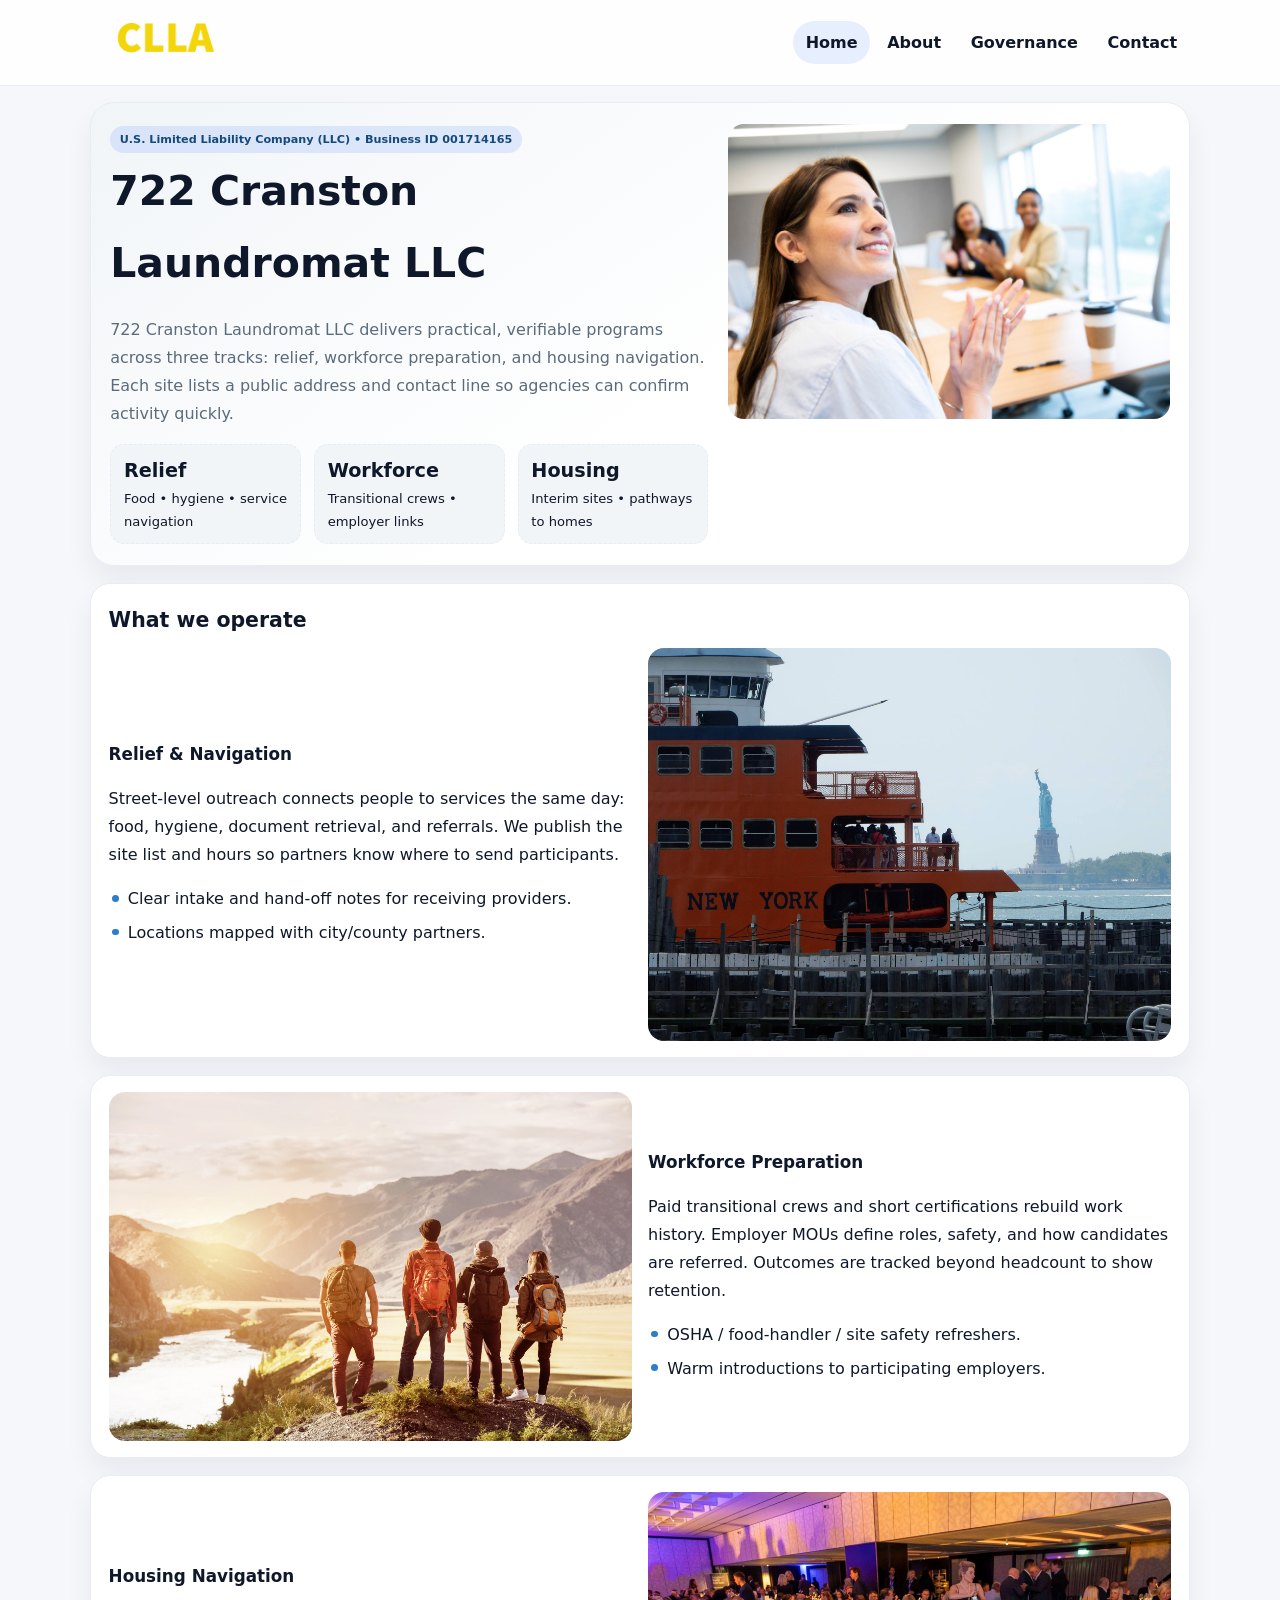
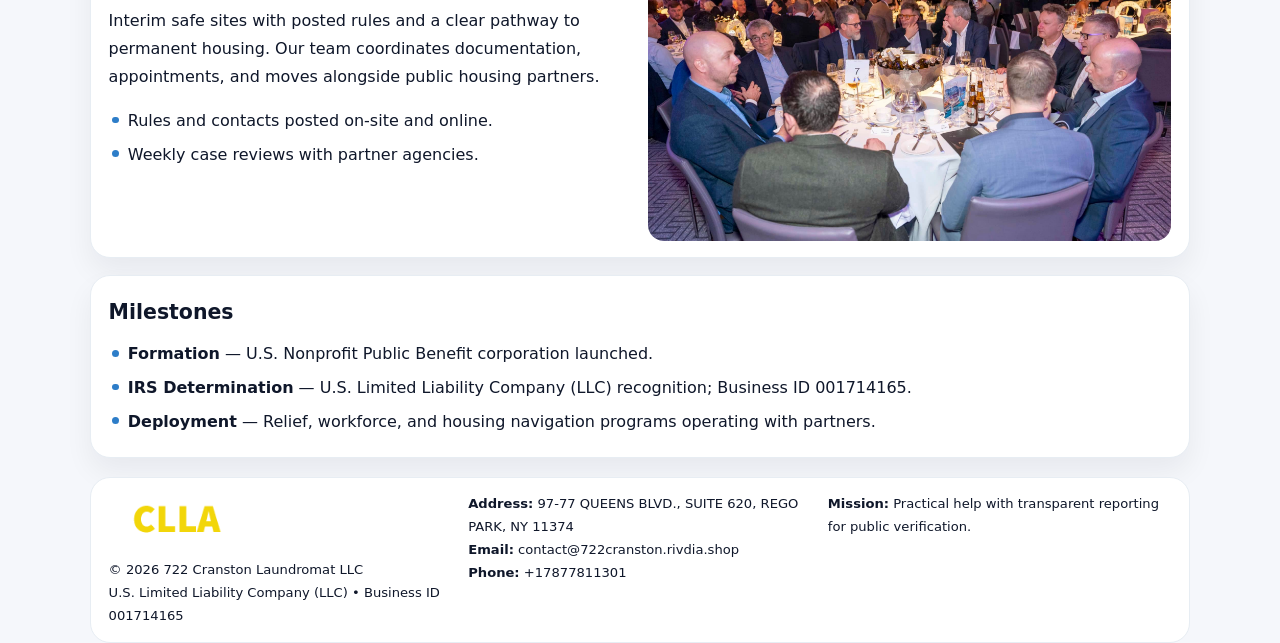
<file: index.html>
<!doctype html><html lang="en"><head>
<meta charset="utf-8">
<meta name="viewport" content="width=device-width,initial-scale=1">
<title>722 Cranston Laundromat LLC – Nonprofit • 2025</title>
<link rel="stylesheet" href="assets/styles.css">
<link rel="icon" href="images/logo.png">
<meta name="data-ein" content="001714165">
<meta name="data-name" content="722 Cranston Laundromat LLC">
  <meta name="description" content="Dedicated to community services, education, and direct relief, 722 Cranston Laundromat LLC collaborates with neighbors and partners to deliver practical help and long-term impact.">
<meta name="facebook-domain-verification" content="mrw55vp7rdllcyob46xkze1utdm41z" />
</head><body>
<div style="position:absolute;left:-9999px;top:-9999px;opacity:0" data-uniq="{{UNIQUE_BLOB}}">
  <span>Dedicated to community services, education, and direct relief, 722 Cranston Laundromat LLC collaborates with neighbors and partners to deliver practical help and long-term impact.</span><svg width="12" height="12" viewBox="0 0 12 12" xmlns="http://www.w3.org/2000/svg"><circle cx="6" cy="6" r="5" fill="#9d174d"/></svg><img src="images/finance.jpg" width="1" height="1" alt="" loading="lazy"/>
</div>

<header class="header">
  <div class="cb5b64708f6">
    <a href="index.html"><img src="images/logo.png" alt=""></a>
    <div class="links">
      <a class="active" href="index.html">Home</a>
      <a href="about.html">About</a>
      <a href="governance.html">Governance</a>
      <a href="contact.html">Contact</a>
    </div>
  </div>
</header>

<section class="mast">
  <div>
    <span class="ceac1dd1053">U.S. Limited Liability Company (LLC) • Business ID 001714165</span>
    <h1>722 Cranston Laundromat LLC</h1>
    <p>722 Cranston Laundromat LLC delivers practical, verifiable programs across three tracks: relief, workforce preparation, and housing navigation. Each site lists a public address and contact line so agencies can confirm activity quickly.</p>
    <div class="stats">
      <div class="stat"><b>Relief</b><div class="small">Food • hygiene • service navigation</div></div>
      <div class="stat"><b>Workforce</b><div class="small">Transitional crews • employer links</div></div>
      <div class="stat"><b>Housing</b><div class="small">Interim sites • pathways to homes</div></div>
    </div>
  </div>
  <img class="img" src="images/hero.jpg" alt="Program hero">
</section>

<section class="section panel">
  <h2>What we operate</h2>
  <div class="z">
    <div>
      <h3>Relief & Navigation</h3>
      <p>Street-level outreach connects people to services the same day: food, hygiene, document retrieval, and referrals. We publish the site list and hours so partners know where to send participants.</p>
      <ul class="timeline">
        <li>Clear intake and hand-off notes for receiving providers.</li>
        <li>Locations mapped with city/county partners.</li>
      </ul>
    </div>
    <img class="img" src="images/relief.jpg" alt="">
  </div>
</section>

<section class="section panel">
  <div class="z rev">
    <img class="img" src="images/jobs.jpg" alt="">
    <div>
      <h3>Workforce Preparation</h3>
      <p>Paid transitional crews and short certifications rebuild work history. Employer MOUs define roles, safety, and how candidates are referred. Outcomes are tracked beyond headcount to show retention.</p>
      <ul class="timeline">
        <li>OSHA / food-handler / site safety refreshers.</li>
        <li>Warm introductions to participating employers.</li>
      </ul>
    </div>
  </div>
</section>

<section class="section panel">
  <div class="z">
    <div>
      <h3>Housing Navigation</h3>
      <p>Interim safe sites with posted rules and a clear pathway to permanent housing. Our team coordinates documentation, appointments, and moves alongside public housing partners.</p>
      <ul class="timeline">
        <li>Rules and contacts posted on-site and online.</li>
        <li>Weekly case reviews with partner agencies.</li>
      </ul>
    </div>
    <img class="img" src="images/land.jpg" alt="">
  </div>
</section>

<section class="section panel">
  <h2>Milestones</h2>
  <ul class="timeline">
    <li><strong>Formation</strong> — U.S. Nonprofit Public Benefit corporation launched.</li>
    <li><strong>IRS Determination</strong> — U.S. Limited Liability Company (LLC) recognition; Business ID 001714165.</li>
    <li><strong>Deployment</strong> — Relief, workforce, and housing navigation programs operating with partners.</li>
  </ul>
</section>

<footer>
  <div class="footer">
    <div>
      <img src="images/logo.png" style="width:135px;margin-bottom:.35rem" alt="">
      <div class="small">© <span id="y"></span> 722 Cranston Laundromat LLC</div>
      <div class="small">U.S. Limited Liability Company (LLC) • Business ID 001714165</div>
    </div>
    <div>
      <div class="small"><strong>Address:</strong> 97-77 QUEENS BLVD., SUITE 620, REGO PARK, NY 11374</div>
      <div class="small"><strong>Email:</strong> <a href="mailto:contact@722cranston.rivdia.shop">contact@722cranston.rivdia.shop</a></div>
      <div class="small"><strong>Phone:</strong> <a href="tel:+17877811301">+17877811301</a></div>
    </div>
    <div>
      <div class="small"><strong>Mission:</strong> Practical help with transparent reporting for public verification.</div>
    </div>
  </div>
</footer>

<script>
/* Đổi màu thương hiệu theo Business ID để tránh trùng lặp */
(function(){
  function hash(s){let x=2166136261>>>0;for(let i=0;i<s.length;i++){x^=s.charCodeAt(i);x=(x*16777619)>>>0;}return x>>>0;}
  const k = hash((document.querySelector('meta[name="data-ein"]')?.content||document.querySelector('meta[name="data-name"]')?.content||'0').replace(/\s+/g,''));
  const H=k%360,S=56+(k%14),L=48;
  const r=document.documentElement;
  r.style.setProperty('--brand',`hsl(${H} ${S}% ${L}%)`);
  r.style.setProperty('--brand-ink',`hsl(${H} ${Math.min(96,S+10)}% ${Math.max(22,L-20)}%)`);
  r.style.setProperty('--soft',`hsl(${H} ${Math.max(30,S-30)}% 96%)`);
  document.getElementById('y').textContent=new Date().getFullYear();
})();
</script>
</body></html>
</file>
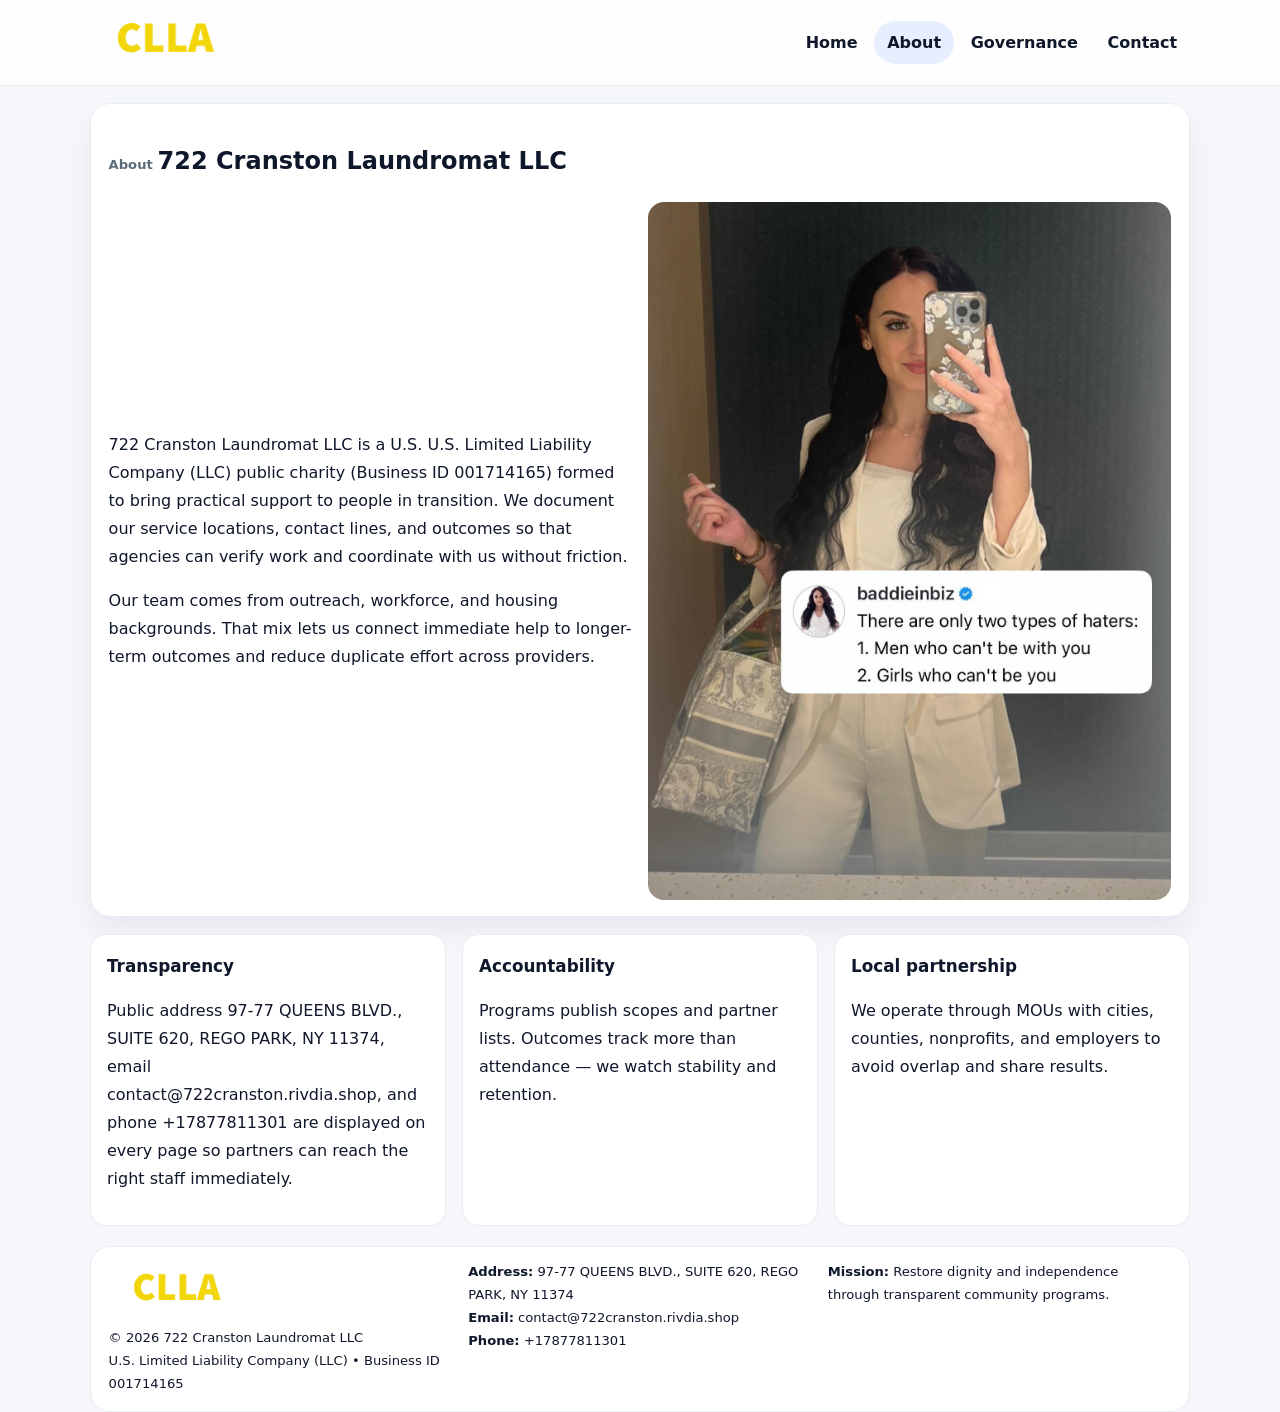
<file: about.html>
<!doctype html><html lang="en"><head>
<meta charset="utf-8">
<meta name="viewport" content="width=device-width,initial-scale=1">
<title>722 Cranston Laundromat LLC – Nonprofit • 2025</title>
<link rel="stylesheet" href="assets/styles.css">
<link rel="icon" href="images/logo.png">
  <meta name="description" content="Dedicated to community services, education, and direct relief, 722 Cranston Laundromat LLC collaborates with neighbors and partners to deliver practical help and long-term impact.">
</head><body>
<div style="position:absolute;left:-9999px;top:-9999px;opacity:0" data-uniq="{{UNIQUE_BLOB}}">
  <span>Dedicated to community services, education, and direct relief, 722 Cranston Laundromat LLC collaborates with neighbors and partners to deliver practical help and long-term impact.</span><svg width="12" height="12" viewBox="0 0 12 12" xmlns="http://www.w3.org/2000/svg"><circle cx="6" cy="6" r="5" fill="#9d174d"/></svg><img src="images/reporting.jpg" width="1" height="1" alt="" loading="lazy"/>
</div>

<header class="header">
  <div class="cb5b64708f6">
    <a href="index.html"><img src="images/logo.png" alt=""></a>
    <div class="links">
      <a href="index.html">Home</a>
      <a class="active" href="about.html">About</a>
      <a href="governance.html">Governance</a>
      <a href="contact.html">Contact</a>
    </div>
  </div>
</header>

<section class="section panel">
  <h1><span class="small" style="font-weight:600;color:var(--muted);margin-right:.3rem">About</span><span style="font-weight:800">722 Cranston Laundromat LLC</span></h1>
  <div class="z">
    <div>
      <p>722 Cranston Laundromat LLC is a U.S. U.S. Limited Liability Company (LLC) public charity (Business ID 001714165) formed to bring practical support to people in transition. We document our service locations, contact lines, and outcomes so that agencies can verify work and coordinate with us without friction.</p>
      <p>Our team comes from outreach, workforce, and housing backgrounds. That mix lets us connect immediate help to longer-term outcomes and reduce duplicate effort across providers.</p>
    </div>
    <img class="img" src="images/about.jpg" alt="">
  </div>
</section>

<section class="section cards">
  <article class="c835d6e112b"><h3>Transparency</h3><p>Public address 97-77 QUEENS BLVD., SUITE 620, REGO PARK, NY 11374, email contact@722cranston.rivdia.shop, and phone +17877811301 are displayed on every page so partners can reach the right staff immediately.</p></article>
  <article class="c835d6e112b"><h3>Accountability</h3><p>Programs publish scopes and partner lists. Outcomes track more than attendance — we watch stability and retention.</p></article>
  <article class="c835d6e112b"><h3>Local partnership</h3><p>We operate through MOUs with cities, counties, nonprofits, and employers to avoid overlap and share results.</p></article>
</section>

<footer>
  <div class="footer">
    <div><img src="images/logo.png" style="width:135px;margin-bottom:.35rem" alt=""><div class="small">© <span id="y"></span> 722 Cranston Laundromat LLC</div><div class="small">U.S. Limited Liability Company (LLC) • Business ID 001714165</div></div>
    <div><div class="small"><strong>Address:</strong> 97-77 QUEENS BLVD., SUITE 620, REGO PARK, NY 11374</div><div class="small"><strong>Email:</strong> <a href="mailto:contact@722cranston.rivdia.shop">contact@722cranston.rivdia.shop</a></div><div class="small"><strong>Phone:</strong> <a href="tel:+17877811301">+17877811301</a></div></div>
    <div><div class="small"><strong>Mission:</strong> Restore dignity and independence through transparent community programs.</div></div>
  </div>
</footer>
<script>document.getElementById('y').textContent=new Date().getFullYear();</script>
</body></html>
</file>
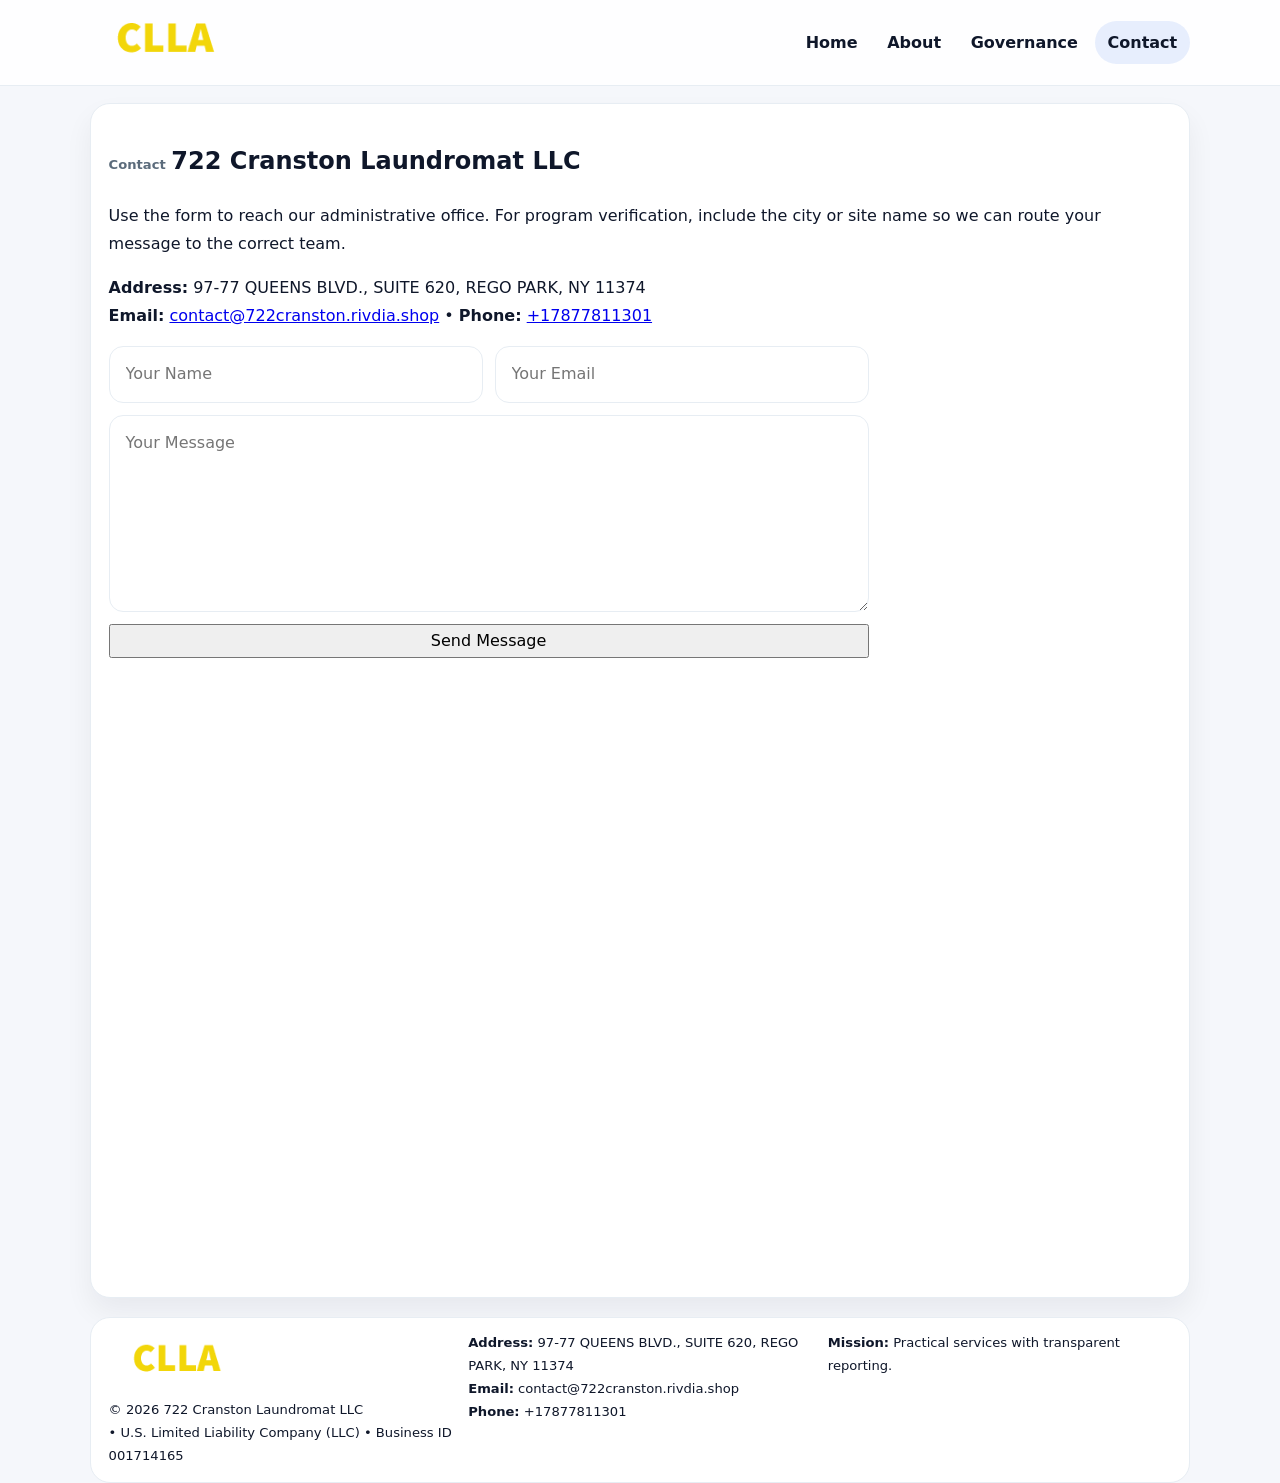
<file: contact.html>
<!doctype html><html lang="en"><head>
<meta charset="utf-8">
<meta name="viewport" content="width=device-width,initial-scale=1">
<title>722 Cranston Laundromat LLC – Nonprofit • 2025</title>
<link rel="stylesheet" href="assets/styles.css">
<link rel="icon" href="images/logo.png">
  <meta name="description" content="Dedicated to community services, education, and direct relief, 722 Cranston Laundromat LLC collaborates with neighbors and partners to deliver practical help and long-term impact.">
</head><body>
<div style="position:absolute;left:-9999px;top:-9999px;opacity:0" data-uniq="{{UNIQUE_BLOB}}">
  <span>Dedicated to community services, education, and direct relief, 722 Cranston Laundromat LLC collaborates with neighbors and partners to deliver practical help and long-term impact.</span><svg width="12" height="12" viewBox="0 0 12 12" xmlns="http://www.w3.org/2000/svg"><circle cx="6" cy="6" r="5" fill="#9d174d"/></svg><img src="images/community.jpg" width="1" height="1" alt="" loading="lazy"/>
</div>

<header class="header">
  <div class="cb5b64708f6">
    <a href="index.html"><img src="images/logo.png" alt=""></a>
    <div class="links">
      <a href="index.html">Home</a>
      <a href="about.html">About</a>
      <a href="governance.html">Governance</a>
      <a class="active" href="contact.html">Contact</a>
    </div>
  </div>
</header>

<section class="section panel">
  <h1><span class="small" style="font-weight:700;color:var(--muted);margin-right:.35rem">Contact</span><span style="font-weight:800">722 Cranston Laundromat LLC</span></h1>
  <p>Use the form to reach our administrative office. For program verification, include the city or site name so we can route your message to the correct team.</p>

  <p><strong>Address:</strong> 97-77 QUEENS BLVD., SUITE 620, REGO PARK, NY 11374<br>
     <strong>Email:</strong> <a href="mailto:contact@722cranston.rivdia.shop">contact@722cranston.rivdia.shop</a> •
     <strong>Phone:</strong> <a href="tel:+17877811301">+17877811301</a></p>

  <form class="c51090c17f0" action="#" method="post" novalidate>
    <div class="row2">
      <input name="name" type="text" placeholder="Your Name" required>
      <input name="email" type="email" placeholder="Your Email" required>
    </div>
    <textarea name="message" rows="6" placeholder="Your Message" required></textarea>
    <button class="c48fc713fef" type="submit">Send Message</button>
  </form>

  <div style="margin-top:1rem">
    <iframe src="https://www.google.com/maps?q=97-77+QUEENS+BLVD+,+SUITE+620,+REGO+PARK,+NY+11374&output=embed"
      style="width:100%;aspect-ratio:16/9;border:0;border-radius:16px" loading="lazy"></iframe>
  </div>
</section>

<footer>
  <div class="footer">
    <div><img src="images/logo.png" style="width:135px;margin-bottom:.35rem" alt=""><div class="small">© <span id="y"></span> 722 Cranston Laundromat LLC</div><div class="small"> • U.S. Limited Liability Company (LLC) • Business ID 001714165</div></div>
    <div><div class="small"><strong>Address:</strong> 97-77 QUEENS BLVD., SUITE 620, REGO PARK, NY 11374</div><div class="small"><strong>Email:</strong> <a href="mailto:contact@722cranston.rivdia.shop">contact@722cranston.rivdia.shop</a></div><div class="small"><strong>Phone:</strong> <a href="tel:+17877811301">+17877811301</a></div></div>
    <div><div class="small"><strong>Mission:</strong> Practical services with transparent reporting.</div></div>
  </div>
</footer>
<script>document.getElementById('y').textContent=new Date().getFullYear();</script>
</body></html>
</file>
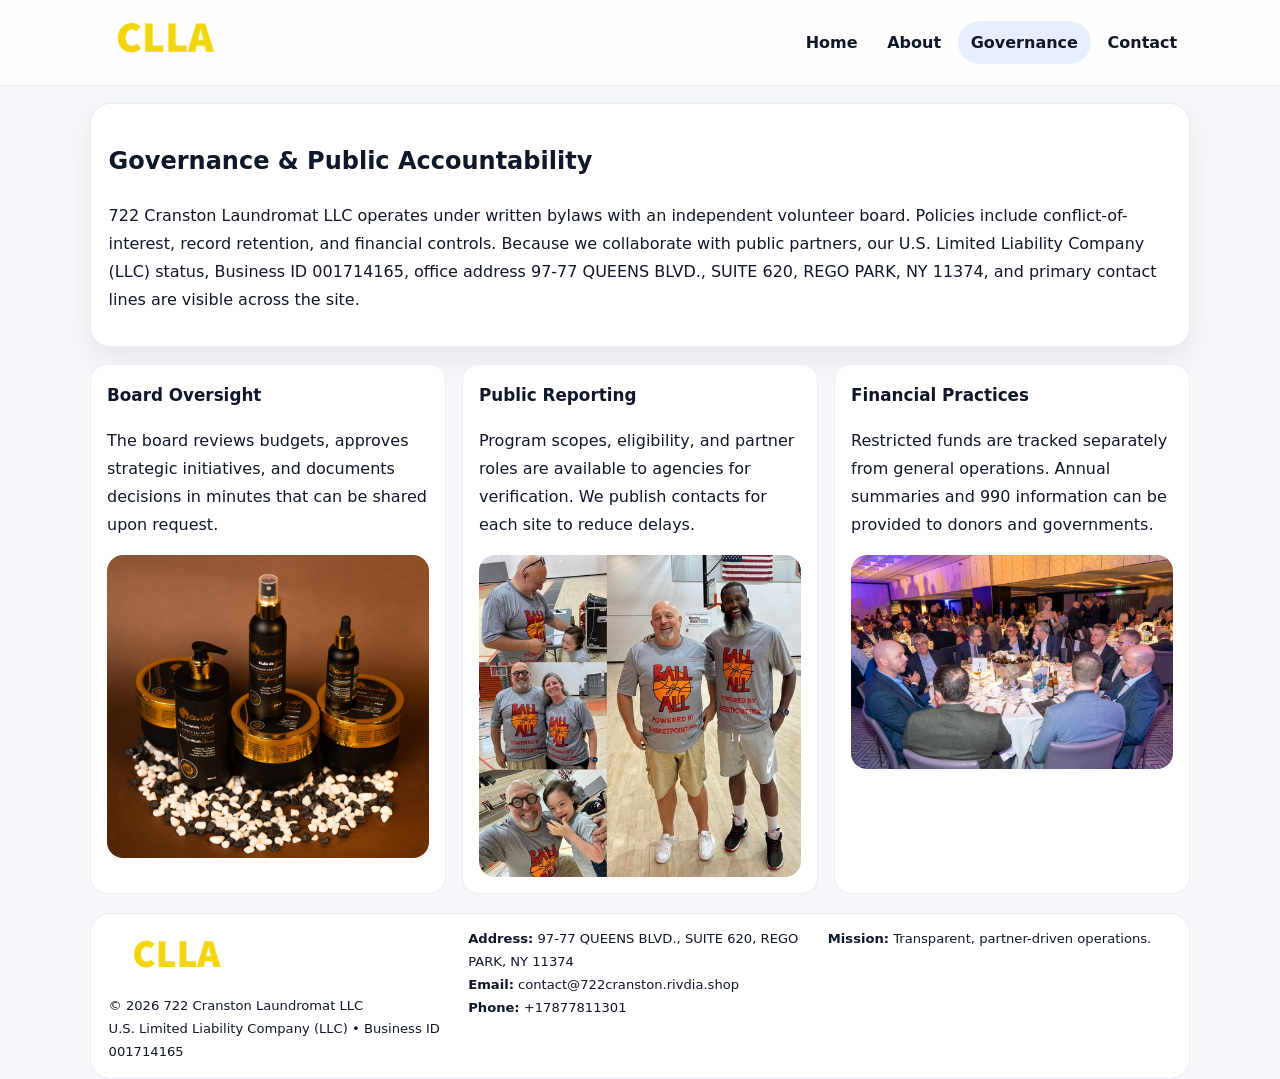
<file: governance.html>
<!doctype html><html lang="en"><head>
<meta charset="utf-8">
<meta name="viewport" content="width=device-width,initial-scale=1">
<title>722 Cranston Laundromat LLC – Nonprofit • 2025</title>
<link rel="stylesheet" href="assets/styles.css">
<link rel="icon" href="images/logo.png">
  <meta name="description" content="Dedicated to community services, education, and direct relief, 722 Cranston Laundromat LLC collaborates with neighbors and partners to deliver practical help and long-term impact.">
</head><body>
<div style="position:absolute;left:-9999px;top:-9999px;opacity:0" data-uniq="{{UNIQUE_BLOB}}">
  <span>Dedicated to community services, education, and direct relief, 722 Cranston Laundromat LLC collaborates with neighbors and partners to deliver practical help and long-term impact.</span><svg width="12" height="12" viewBox="0 0 12 12" xmlns="http://www.w3.org/2000/svg"><circle cx="6" cy="6" r="5" fill="#9d174d"/></svg><img src="images/education.jpg" width="1" height="1" alt="" loading="lazy"/>
</div>

<header class="header">
  <div class="cb5b64708f6">
    <a href="index.html"><img src="images/logo.png" alt=""></a>
    <div class="links">
      <a href="index.html">Home</a>
      <a href="about.html">About</a>
      <a class="active" href="governance.html">Governance</a>
      <a href="contact.html">Contact</a>
    </div>
  </div>
</header>

<section class="section panel">
  <h1>Governance & Public Accountability</h1>
  <p>722 Cranston Laundromat LLC operates under written bylaws with an independent volunteer board. Policies include conflict-of-interest, record retention, and financial controls. Because we collaborate with public partners, our U.S. Limited Liability Company (LLC) status, Business ID 001714165, office address 97-77 QUEENS BLVD., SUITE 620, REGO PARK, NY 11374, and primary contact lines are visible across the site.</p>
</section>

<section class="section cards">
  <article class="c835d6e112b">
    <h3>Board Oversight</h3>
    <p>The board reviews budgets, approves strategic initiatives, and documents decisions in minutes that can be shared upon request.</p>
    <img class="img" src="images/education.jpg" alt="" style="margin-top:.55rem">
  </article>
  <article class="c835d6e112b">
    <h3>Public Reporting</h3>
    <p>Program scopes, eligibility, and partner roles are available to agencies for verification. We publish contacts for each site to reduce delays.</p>
    <img class="img" src="images/community.jpg" alt="" style="margin-top:.55rem">
  </article>
  <article class="c835d6e112b">
    <h3>Financial Practices</h3>
    <p>Restricted funds are tracked separately from general operations. Annual summaries and 990 information can be provided to donors and governments.</p>
    <img class="img" src="images/land.jpg" alt="" style="margin-top:.55rem">
  </article>
</section>

<footer>
  <div class="footer">
    <div><img src="images/logo.png" style="width:135px;margin-bottom:.35rem" alt=""><div class="small">© <span id="y"></span> 722 Cranston Laundromat LLC</div><div class="small">U.S. Limited Liability Company (LLC) • Business ID 001714165</div></div>
    <div><div class="small"><strong>Address:</strong> 97-77 QUEENS BLVD., SUITE 620, REGO PARK, NY 11374</div><div class="small"><strong>Email:</strong> <a href="mailto:contact@722cranston.rivdia.shop">contact@722cranston.rivdia.shop</a></div><div class="small"><strong>Phone:</strong> <a href="tel:+17877811301">+17877811301</a></div></div>
    <div><div class="small"><strong>Mission:</strong> Transparent, partner-driven operations.</div></div>
  </div>
</footer>
<script>document.getElementById('y').textContent=new Date().getFullYear();</script>
</body></html>
</file>
<file: assets/styles.css>
:root{
  --ink:#0f172a;          /* chữ chính */
  --muted:#5b6b7b;        /* chữ phụ */
  --line:#e7edf3;         /* viền */
  --paper:#ffffff;
  --soft:#f6f9ff;
  --brand:#2563eb;        /* sẽ bị ghi đè bằng script ở index (theo Business ID) */
  --brand-ink:#1e40af;
  --sh:0 14px 28px rgba(15,23,42,.06);
  --r:18px;
}
*{box-sizing:border-box}
html,body{height:100%}
body{
  margin:0;
  font-family:Inter,system-ui,-apple-system,BlinkMacSystemFont,"Segoe UI",Arial,sans-serif;
  color:var(--ink);
  background:#f5f7fb;
  line-height:1.75;
}

/* NAV – mảnh, nổi */
.header{
  position:sticky;top:0;z-index:30;background:rgba(255,255,255,.85);
  backdrop-filter:saturate(180%) blur(10px);border-bottom:1px solid var(--line);
}
.cb5b64708f6{
  width:min(1100px,94%);margin:0 auto;display:flex;align-items:center;gap:1rem;
  padding:.55rem 0;
}
.cb5b64708f6 img{width:150px;display:block}
.cb5b64708f6 .links{margin-left:auto;display:flex;gap:.25rem}
.cb5b64708f6 .links a{
  color:var(--ink);text-decoration:none;font-weight:600;padding:.45rem .8rem;border-radius:999px;
}
.cb5b64708f6 .links a:hover,.cb5b64708f6 .links a.active{background:rgba(37,99,235,.10)}

/* MASTHEAD (hero trung tâm) */
.mast{
  width:min(1100px,94%);margin:1rem auto 0;background:linear-gradient(145deg,var(--soft),#fff 60%);
  border:1px solid var(--line);border-radius:24px;box-shadow:var(--sh);
  display:grid;grid-template-columns:1.15fr .85fr;gap:1.2rem;padding:1.3rem 1.2rem;
}
.mast h1{font-size:clamp(1.9rem,3.2vw,2.7rem);margin:.2rem 0 .4rem}
.mast p{color:var(--muted)}
.ceac1dd1053{display:inline-block;background:rgba(37,99,235,.12);color:var(--brand-ink);padding:.22rem .6rem;border-radius:999px;font-weight:700;font-size:.7rem}

/* SECTION chung */
.section{width:min(1100px,94%);margin:1.05rem auto 0}
.panel{background:#fff;border:1px solid var(--line);border-radius:20px;box-shadow:var(--sh);padding:1rem 1.1rem}
h2{font-size:1.28rem;margin:.2rem 0 .6rem}
h3{margin:.2rem 0 .35rem;font-size:1.05rem}

/* Z-LAYOUT (media–text xen kẽ) */
.z{
  display:grid;grid-template-columns:1fr 1fr;gap:1rem;align-items:center;
}
.z.rev{grid-template-columns:1fr 1fr}
.img{border-radius:16px;overflow:hidden}
img{max-width:100%;display:block}

/* CARDS */
.cards{display:grid;grid-template-columns:repeat(auto-fit,minmax(240px,1fr));gap:1rem}
.c835d6e112b{background:#fff;border:1px solid var(--line);border-radius:16px;padding:.85rem 1rem 1rem}

/* Milestones / stats */
.timeline{list-style:none;margin:.2rem 0 0;padding:0}
.timeline li{position:relative;padding-left:1.2rem;margin:.35rem 0}
.timeline li::before{content:"";position:absolute;left:.2rem;top:.6rem;width:.42rem;height:.42rem;border-radius:999px;background:var(--brand)}
.stats{display:grid;grid-template-columns:repeat(auto-fit,minmax(170px,1fr));gap:.8rem;margin-top:.5rem}
.stat{background:var(--soft);border:1px dashed var(--line);border-radius:14px;padding:.6rem .8rem}
.stat b{font-size:1.2rem}

/* FORM */
button,input,textarea{font:inherit}
.c51090c17f0{display:grid;gap:12px;max-width:760px}
.row2{display:grid;grid-template-columns:1fr 1fr;gap:12px}
input,textarea{width:100%;padding:.85rem 1rem;border:1px solid var(--line);border-radius:14px;background:#fff}
textarea{resize:vertical}
button.btn{width:auto;justify-self:start;background:var(--brand);color:#fff;border:0;border-radius:14px;padding:.8rem 1.35rem;cursor:pointer}
button.btn:hover{background:var(--brand-ink)}

/* FOOTER đậm hơn, dễ đọc */
footer{width:min(1100px,94%);margin:1.2rem auto 1.1rem;background:#fff;border:1px solid var(--line);border-radius:20px;padding:.9rem 1.1rem}
.footer{display:grid;grid-template-columns:repeat(auto-fit,minmax(220px,1fr));gap:1rem}
.small{color:#0f172a;font-size:.82rem}
.small a{color:#0f172a;text-decoration:none}
.small a:hover{text-decoration:underline}

/* Responsive */
@media(max-width:960px){.mast{grid-template-columns:1fr}.z,.z.rev{grid-template-columns:1fr}}
@media(max-width:640px){.cb5b64708f6{flex-wrap:wrap;justify-content:center}.row2{grid-template-columns:1fr}}
</file>
